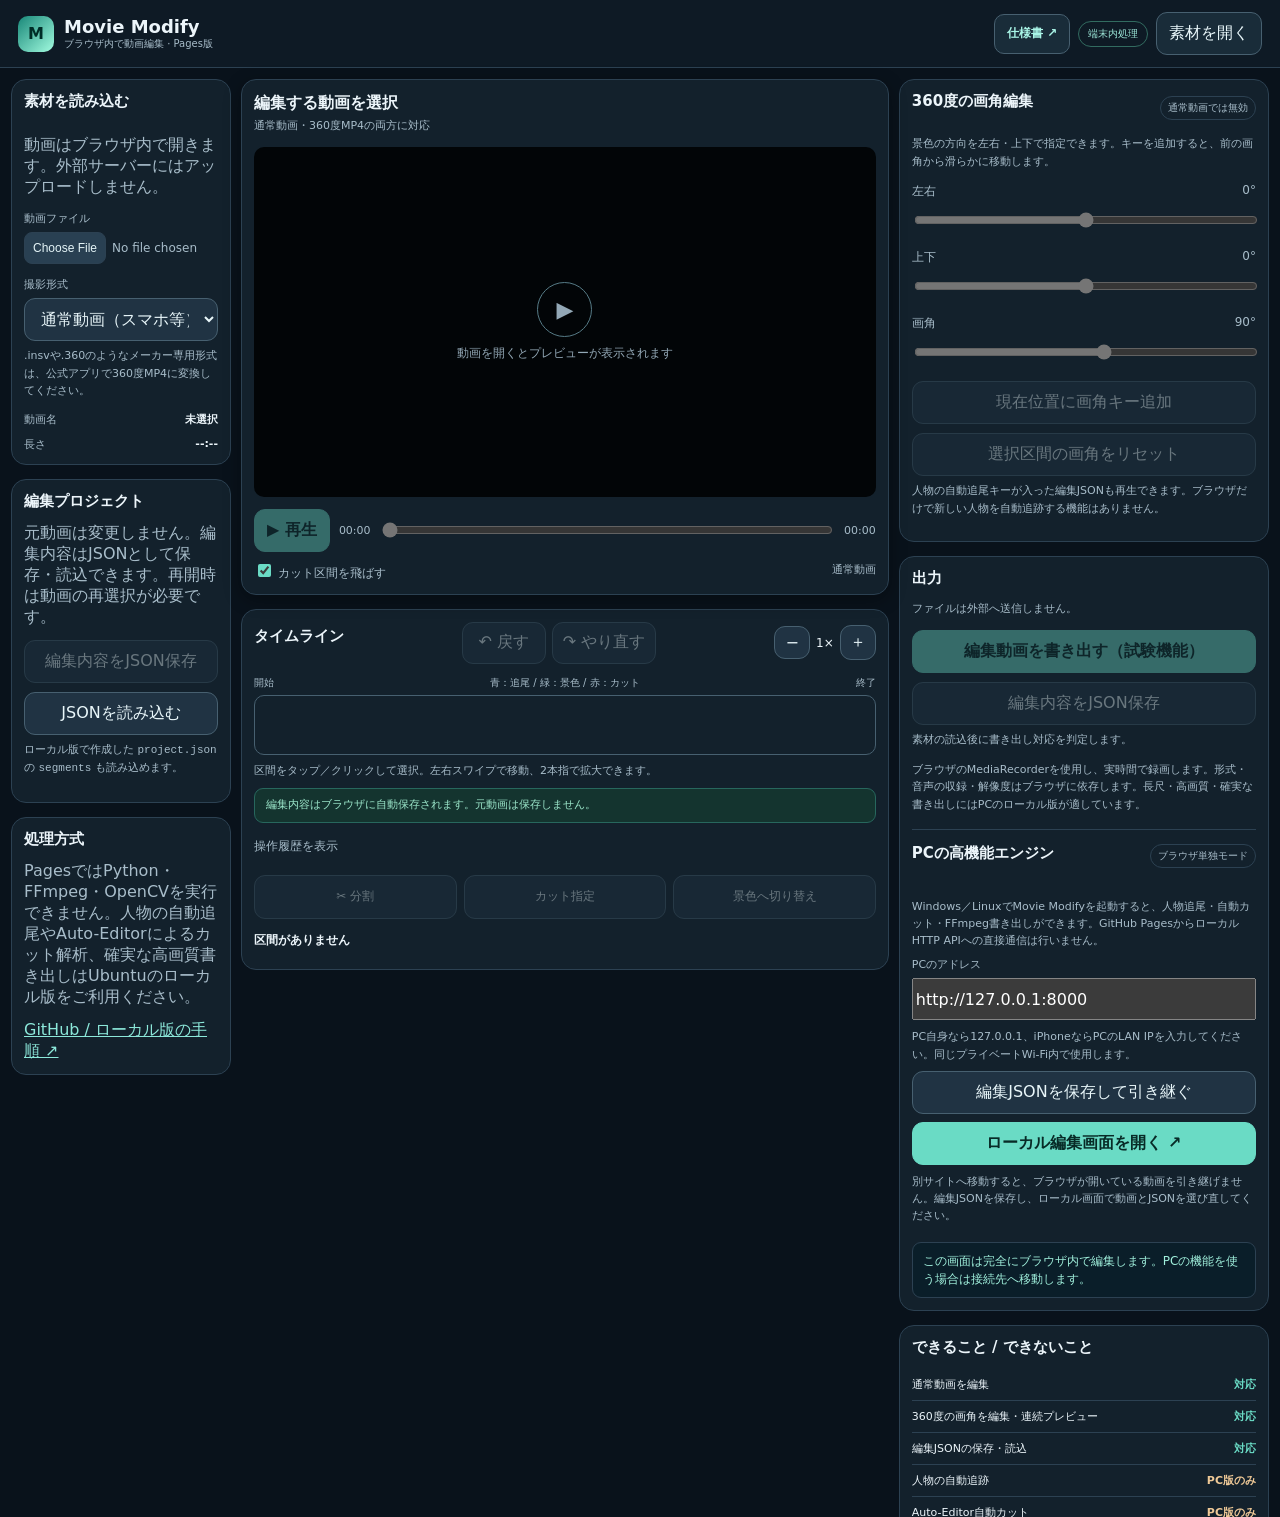
<file: index.html>
<!doctype html><html lang="ja"><head><meta charset="utf-8"><meta name="viewport" content="width=device-width,initial-scale=1"><meta http-equiv="refresh" content="0;url=./docs/"><title>Movie Modify</title></head><body><a href="./docs/">動画編集アプリを開く</a></body></html>
</file>
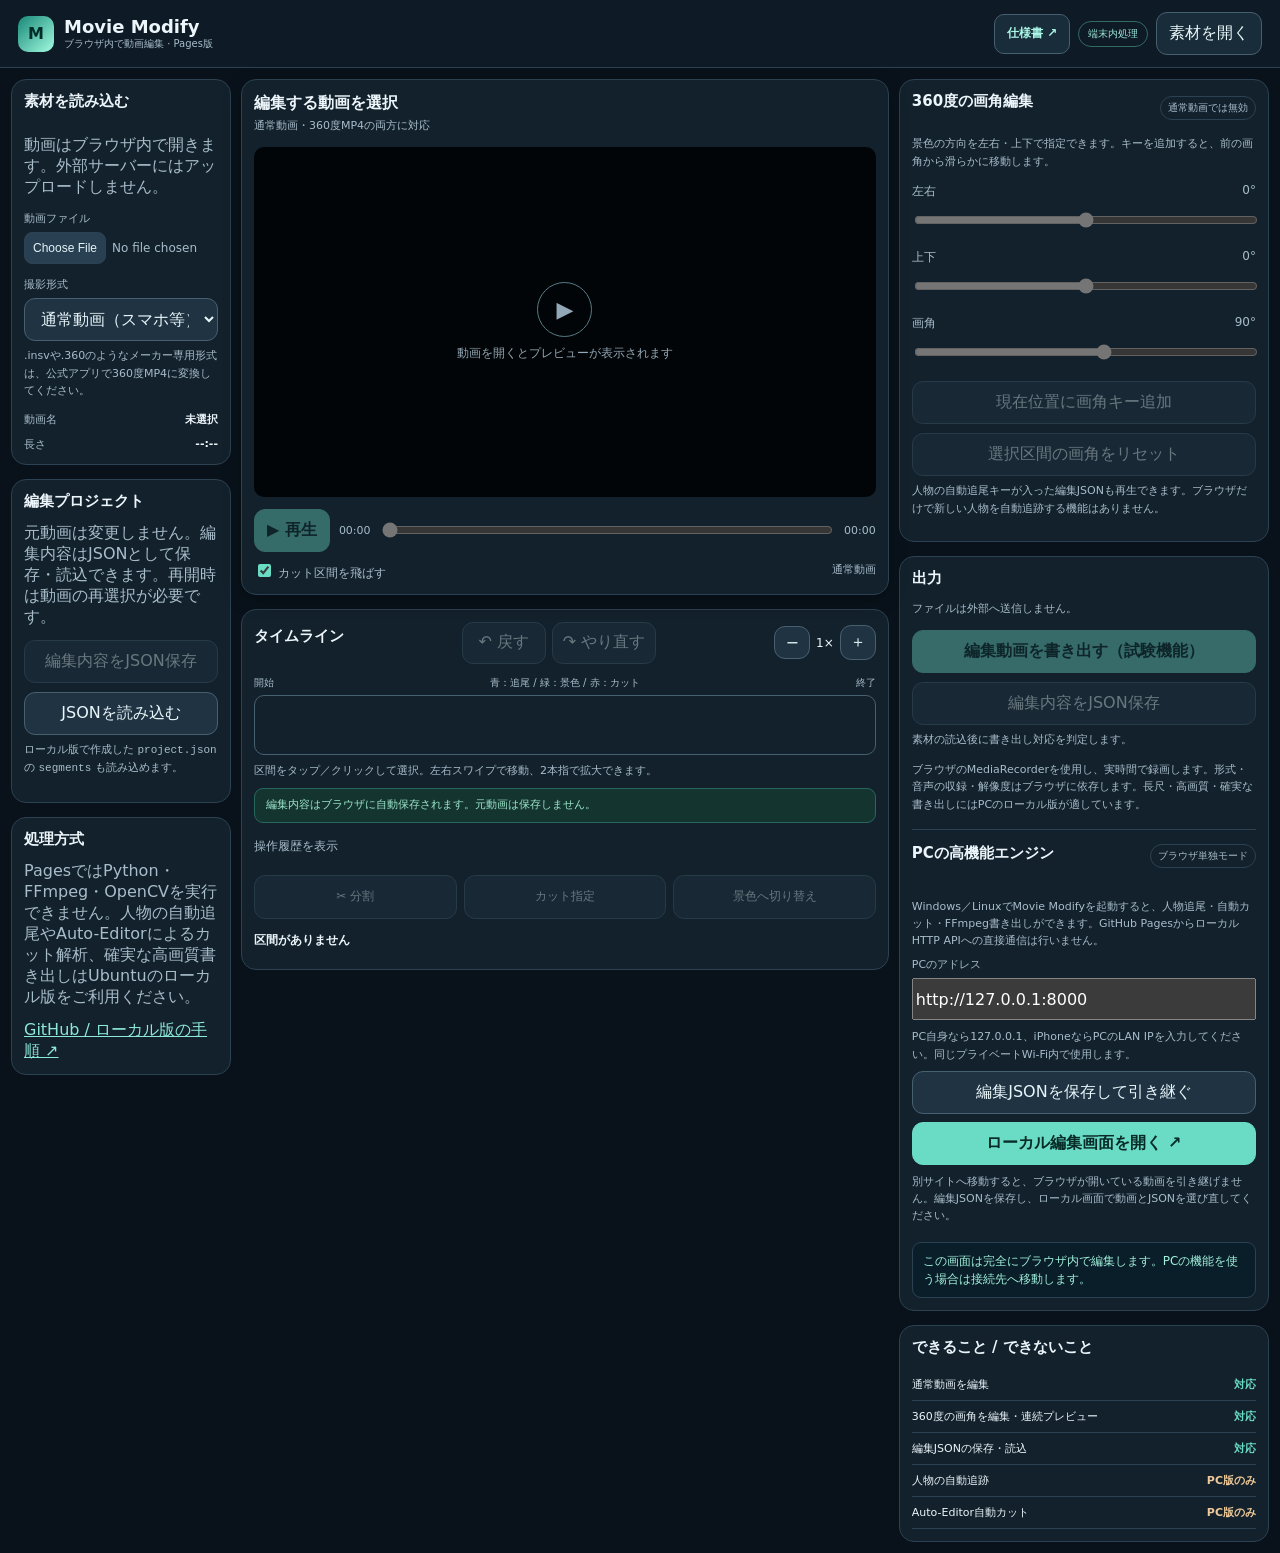
<file: docs/index.html>
<!doctype html>
<html lang="ja">
<head>
  <meta charset="utf-8">
  <meta name="viewport" content="width=device-width,initial-scale=1,viewport-fit=cover">
  <meta name="color-scheme" content="dark">
  <title>Movie Modify — ブラウザ編集</title>
  <meta name="description" content="動画を外部へ送信せず、スマホとPCで編集できるMovie Modify Pages版。">
  <link rel="stylesheet" href="./pages.css">
</head>
<body>
<header class="topbar">
  <div class="brand"><div class="mark">M</div><div><strong>Movie Modify</strong><small>ブラウザ内で動画編集 · Pages版</small></div></div>
  <div class="top-actions"><a class="spec-link" href="https://github.com/kameusagiyahoo/movie_modify/blob/main/docs/SPECIFICATION.md" target="_blank" rel="noopener noreferrer" aria-label="統合仕様書を開く">仕様書 ↗</a><span class="local-pill">端末内処理</span><button id="openFile" class="subtle">素材を開く</button></div>
</header>
<div class="app-layout">
  <aside class="sidebar" id="sidebar">
    <section class="panel">
      <div class="panel-heading"><h2>素材を読み込む</h2><button id="closeLibrary" class="subtle mobile-library">閉じる</button></div>
      <p class="muted">動画はブラウザ内で開きます。外部サーバーにはアップロードしません。</p>
      <label class="input-label" for="fileInput">動画ファイル</label>
      <input id="fileInput" type="file" accept="video/*,.mp4,.mov,.m4v,.webm,.mkv">
      <label class="input-label" for="projection">撮影形式</label>
      <select id="projection"><option value="flat">通常動画（スマホ等）</option><option value="equirect">360度動画（2:1 MP4）</option></select>
      <p class="small muted">.insvや.360のようなメーカー専用形式は、公式アプリで360度MP4に変換してください。</p>
      <div class="info-grid"><div><span>動画名</span><strong id="fileName">未選択</strong></div><div><span>長さ</span><strong id="durationText">--:--</strong></div></div>
    </section>
    <section class="panel">
      <h2>編集プロジェクト</h2>
      <p class="muted">元動画は変更しません。編集内容はJSONとして保存・読込できます。再開時は動画の再選択が必要です。</p>
      <div class="stack-actions"><button id="saveJson" disabled>編集内容をJSON保存</button><label class="file-button" for="projectInput">JSONを読み込む<input id="projectInput" type="file" accept=".json,application/json"></label></div>
      <p class="small muted">ローカル版で作成した <code>project.json</code> の <code>segments</code> も読み込めます。</p>
    </section>
    <section class="panel desktop-info">
      <h2>処理方式</h2>
      <p class="muted">PagesではPython・FFmpeg・OpenCVを実行できません。人物の自動追尾やAuto-Editorによるカット解析、確実な高画質書き出しはUbuntuのローカル版をご利用ください。</p>
      <a href="https://github.com/kameusagiyahoo/movie_modify" rel="noopener noreferrer" target="_blank">GitHub / ローカル版の手順 ↗</a>
    </section>
  </aside>
  <main class="workspace">
    <section class="viewer panel">
      <div class="viewer-heading"><div><h1 id="projectTitle">編集する動画を選択</h1><p id="videoInfo" class="small muted">通常動画・360度MP4の両方に対応</p></div><button class="subtle mobile-library" id="toggleLibrary">素材 / JSON</button></div>
      <div class="player-surface" id="playerSurface">
        <div class="empty-state" id="emptyState"><div class="play-circle">▶</div><p>動画を開くとプレビューが表示されます</p></div>
        <video id="sourceVideo" playsinline preload="metadata" crossorigin="anonymous"></video>
        <canvas id="previewCanvas" width="960" height="540"></canvas>
      </div>
      <div class="playback">
        <button id="playPause" class="primary" disabled>▶ 再生</button>
        <span id="currentTime" class="clock">00:00</span><input id="seek" type="range" value="0" step="0.05" min="0" max="1" disabled aria-label="再生位置">
        <span id="totalTime" class="clock">00:00</span>
      </div>
      <div class="playback-options"><label><input id="skipCuts" type="checkbox" checked> カット区間を飛ばす</label><span id="viewerMode" class="small muted">通常動画</span></div>
    </section>
    <nav class="mobile-tabs" aria-label="編集機能" id="mobileTabs"><button data-tab="timeline" class="active">タイムライン</button><button data-tab="camera">画角</button><button data-tab="output">保存・出力</button></nav>
    <section class="panel timeline-panel" data-panel="timeline">
      <div class="panel-heading"><h2>タイムライン</h2><div class="history-actions"><button id="editUndo" type="button" disabled aria-label="元に戻す">↶ 戻す</button><button id="editRedo" type="button" disabled aria-label="やり直す">↷ やり直す</button></div><div class="zoom"><button id="zoomOut" aria-label="縮小">−</button><span id="zoomText">1×</span><button id="zoomIn" aria-label="拡大">＋</button></div></div>
      <div class="ruler"><span>開始</span><span>青：追尾 / 緑：景色 / 赤：カット</span><span>終了</span></div>
      <div class="timeline-viewport" id="timelineViewport"><div class="timeline" id="timeline"></div></div>
      <div class="muted small timeline-note">区間をタップ／クリックして選択。左右スワイプで移動、2本指で拡大できます。</div><div class="edit-safety" id="editSafety" role="status" aria-live="polite">編集内容はブラウザに自動保存されます。元動画は保存しません。</div><details class="edit-history-details"><summary>操作履歴を表示</summary><div id="editHistoryList" class="edit-history-list"></div></details>
      <div class="edit-actions"><button id="split" disabled>✂ 分割</button><button id="toggleKeep" disabled>カット指定</button><button id="scenery" disabled>景色へ切り替え</button></div>
      <div class="segment-meta"><strong id="selectionInfo">区間がありません</strong><span id="summaryInfo" class="small muted"></span></div>
      <div id="segmentList" class="segment-list"></div>
    </section>
  </main>
  <aside class="inspector">
    <section class="panel camera-panel" data-panel="camera">
      <div class="panel-heading"><h2>360度の画角編集</h2><span class="chip" id="angleChip">通常動画では無効</span></div>
      <p class="small muted">景色の方向を左右・上下で指定できます。キーを追加すると、前の画角から滑らかに移動します。</p>
      <div class="field"><label for="yaw">左右 <output id="yawLabel">0°</output></label><input id="yaw" type="range" min="-180" max="180" step="1" value="0" disabled></div>
      <div class="field"><label for="pitch">上下 <output id="pitchLabel">0°</output></label><input id="pitch" type="range" min="-85" max="85" step="1" value="0" disabled></div>
      <div class="field"><label for="fov">画角 <output id="fovLabel">90°</output></label><input id="fov" type="range" min="40" max="130" step="1" value="90" disabled></div>
      <div class="stack-actions"><button id="setKey" disabled>現在位置に画角キー追加</button><button id="resetView" disabled>選択区間の画角をリセット</button></div>
      <p class="small muted">人物の自動追尾キーが入った編集JSONも再生できます。ブラウザだけで新しい人物を自動追跡する機能はありません。</p>
    </section>
    <section class="panel output-panel" data-panel="output">
      <h2>出力</h2><p class="small muted">ファイルは外部へ送信しません。</p>
      <div class="stack-actions"><button id="exportVideo" class="primary" disabled>編集動画を書き出す（試験機能）</button><button id="saveJsonBottom" disabled>編集内容をJSON保存</button></div>
      <p id="exportSupport" class="small muted">ブラウザの動画録画対応を確認中です。</p>
      <p class="small muted">ブラウザのMediaRecorderを使用し、実時間で録画します。形式・音声の収録・解像度はブラウザに依存します。長尺・高画質・確実な書き出しにはPCのローカル版が適しています。</p>
      <a id="downloadVideo" class="download hidden" download>完成動画を保存</a>
      <section id="bridgePanel" class="bridge-panel" aria-labelledby="bridgeHeading">
        <div class="panel-heading"><h2 id="bridgeHeading">PCの高機能エンジン</h2>
        <span class="chip" id="bridgeBadge">接続モードを判定中</span></div>
        <div id="bridgePages">
          <p class="small muted">Windows／LinuxでMovie Modifyを起動すると、人物追尾・自動カット・FFmpeg書き出しができます。GitHub PagesからローカルHTTP APIへの直接通信は行いません。</p>
          <label class="input-label" for="bridgeAddress">PCのアドレス</label>
          <input id="bridgeAddress" type="text" value="http://127.0.0.1:8000" placeholder="例 http://192.168.1.10:8000" autocomplete="off">
          <p class="small muted">PC自身なら127.0.0.1、iPhoneならPCのLAN IPを入力してください。同じプライベートWi-Fi内で使用します。</p>
          <div class="stack-actions">
            <button id="bridgeSaveFirst" type="button">編集JSONを保存して引き継ぐ</button>
            <button id="bridgeOpen" class="primary" type="button">ローカル編集画面を開く ↗</button>
          </div>
          <p class="small muted">別サイトへ移動すると、ブラウザが開いている動画を引き継げません。編集JSONを保存し、ローカル画面で動画とJSONを選び直してください。</p>
        </div>
        <div id="bridgeNative" hidden>
          <p class="small muted">この画面はPCのローカルサーバーから配信されています。明示的に同期した元動画と編集JSONを、PC側で処理できます。</p>
          <div class="stack-actions">
            <button id="bridgeSync" type="button">動画と編集をPCに同期</button><progress id="bridgeProgress" max="100" value="0" hidden aria-label="動画の転送進捗"></progress><button id="bridgePause" type="button" hidden>転送を一時停止</button>
            <label class="input-label" for="bridgeSize">FFmpeg書き出し解像度</label>
            <select id="bridgeSize"><option value="720p">720p（軽量）</option><option value="1080p">1080p（高画質）</option></select>
            <button id="bridgeExport" class="primary" type="button">PCで高画質MP4を生成</button>
            <a id="bridgeDownload" class="download" href="#" hidden>完成したMP4をダウンロード</a>
            <button id="bridgeOpenEditor" type="button">人物追尾・自動カットの詳細編集 ↗</button>
            <button id="bridgePull" type="button">PC側の編集結果をこの画面に取得</button><button id="bridgeServerHistory" type="button">PC保存履歴を表示</button><div id="bridgeServerHistoryList" class="edit-history-list" aria-label="PC側の編集履歴"></div>
          </div>
          <div id="bridgeLogin" hidden>
            <label class="input-label" for="bridgePassword">PCサーバーのアクセス用パスフレーズ</label>
            <input type="password" id="bridgePassword" autocomplete="current-password">
            <button type="button" id="bridgeLoginButton">接続を認証</button>
          </div>
          <p class="small muted">同期すると動画が現在のPCにコピーされます。Wi-FiでHTTPを使う場合、通信は暗号化されません。機密性が必要ならHTTPSや信頼できるVPNを使用してください。</p>
        </div>
        <p id="bridgeStatus" class="bridge-status" role="status" aria-live="polite"></p>
      </section>
    </section>
    <section class="panel">
      <h2>できること / できないこと</h2>
      <div class="feature-row"><span>通常動画を編集</span><b>対応</b></div><div class="feature-row"><span>360度の画角を編集・連続プレビュー</span><b>対応</b></div><div class="feature-row"><span>編集JSONの保存・読込</span><b>対応</b></div><div class="feature-row"><span>人物の自動追跡</span><b class="limited">PC版のみ</b></div><div class="feature-row"><span>Auto-Editor自動カット</span><b class="limited">PC版のみ</b></div>
    </section>
  </aside>
</div>
<footer class="mobile-actions" id="mobileActions"><button data-action="split">分割</button><button data-action="cut">残す／カット</button><button data-action="scenery">景色</button><button data-action="save" class="primary">JSON保存</button></footer>
<div id="status" class="status hidden" role="status"></div>
<script src="./live_preview.js"></script>
<script src="./edit_history.js" defer></script>
<script src="./pages.js" defer></script>
<script src="./bridge_client.js" defer></script>
</body>
</html>
</file>
<file: docs/pages.css>
:root{color-scheme:dark;font-family:system-ui,-apple-system,"Hiragino Kaku Gothic ProN",Meiryo,sans-serif;background:#09121b;color:#ecf5fa;--panel:#13212c;--edge:#2c4152;--muted:#a8bdca;--mint:#6adbc5;--blue:#3978ac;--green:#268879;--red:#884d56}
*{box-sizing:border-box}body{margin:0;min-height:100vh}button,input,select{font:inherit}button,select,.file-button{background:#203343;color:#e9f7fa;border:1px solid #476070;border-radius:11px;padding:10px 12px;cursor:pointer}button:hover,.file-button:hover{border-color:var(--mint)}button:disabled{opacity:.4;cursor:default}button.primary{background:var(--mint);color:#082b27;border-color:var(--mint);font-weight:750}button.subtle{background:#192c39}button:focus-visible,input:focus-visible,select:focus-visible{outline:2px solid var(--mint);outline-offset:2px}a{color:#8ce8da}code{font-family:ui-monospace,monospace}h1,h2,p{margin:0}h1{font-size:16px;line-height:1.4}h2{font-size:15px;margin-bottom:12px}.muted{color:var(--muted)}.small{font-size:11px;line-height:1.6}.topbar{display:flex;justify-content:space-between;gap:12px;align-items:center;padding:12px 18px;border-bottom:1px solid var(--edge);background:#0e1a25}.brand{display:flex;align-items:center;gap:10px}.brand strong{display:block;font-size:18px}.brand small{display:block;font-size:10px;color:var(--muted)}.mark{display:grid;place-items:center;background:linear-gradient(135deg,#188778,#a2fce0);border-radius:10px;width:36px;height:36px;color:#002d27;font-weight:900}.top-actions{display:flex;gap:8px;align-items:center}.local-pill{font-size:10px;color:#9be5d7;border:1px solid #326b60;padding:5px 9px;border-radius:20px}.app-layout{max-width:1800px;margin:auto;display:grid;grid-template-columns:265px minmax(0,1.65fr) minmax(265px,.75fr);gap:14px;padding:15px}.sidebar,.workspace,.inspector{min-width:0;display:flex;flex-direction:column;gap:14px}.panel{min-width:0;border:1px solid var(--edge);background:var(--panel);border-radius:15px;padding:14px}.panel>p{margin:6px 0 12px}.input-label{display:block;font-size:11px;color:var(--muted);margin:13px 0 6px}input[type=file],select{width:100%;min-width:0}input[type=file]{font-size:12px;color:var(--muted)}input[type=file]::file-selector-button{padding:8px;background:#294052;color:#e4f4f7;border:1px solid var(--edge);border-radius:8px;margin-right:6px}.info-grid{display:grid;gap:10px;margin-top:12px}.info-grid div{display:flex;justify-content:space-between;gap:8px}.info-grid span{color:var(--muted);font-size:11px}.info-grid strong{font-size:11px;overflow-wrap:anywhere;text-align:right}.stack-actions{display:grid;gap:9px}.stack-actions button,.stack-actions label{width:100%;text-align:center}.file-button{display:block;position:relative}.file-button input{position:absolute;opacity:0;width:1px;height:1px;pointer-events:none}.viewer-heading,.panel-heading{display:flex;justify-content:space-between;align-items:center;gap:8px;margin-bottom:12px}.viewer-heading p{margin-top:3px}.viewer-heading h1{overflow-wrap:anywhere}.viewer{position:sticky;top:12px;z-index:2;box-shadow:0 5px 18px #0005}.player-surface{aspect-ratio:16/9;background:#020507;position:relative;border-radius:10px;overflow:hidden;display:grid;place-items:center}#sourceVideo,#previewCanvas{position:absolute;inset:0;width:100%;height:100%;object-fit:contain}#sourceVideo{display:none}#previewCanvas{display:none}.player-surface.flat #sourceVideo{display:block}.player-surface.equirect #previewCanvas{display:block}.player-surface.equirect #sourceVideo{display:block;opacity:0;width:1px;height:1px;pointer-events:none}.empty-state{text-align:center;color:#93a8b6;padding:20px;font-size:12px}.play-circle{display:grid;place-items:center;border:1px solid #567b86;border-radius:50%;width:55px;height:55px;margin:0 auto 8px;font-size:22px}.playback{display:flex;gap:9px;align-items:center;margin-top:12px}.playback input[type=range]{flex:1;min-width:0}.clock{font-size:11px;color:var(--muted);white-space:nowrap;font-variant-numeric:tabular-nums}.playback-options{display:flex;justify-content:space-between;gap:8px;margin-top:9px;font-size:12px;color:var(--muted)}.playback-options input{accent-color:var(--mint)}.zoom{display:flex;align-items:center;gap:6px}.zoom button{padding:6px 9px;min-width:36px}.zoom span{font-size:12px;font-variant-numeric:tabular-nums}.ruler{display:flex;justify-content:space-between;color:var(--muted);font-size:10px;margin:12px 0 5px}.timeline-viewport{overflow-x:auto;overflow-y:hidden;overscroll-behavior-x:contain;border:1px solid #476070;border-radius:10px;scrollbar-width:thin;touch-action:pan-x}.timeline{height:58px;min-width:100%;display:flex;position:relative}.clip{position:relative;border:0;border-right:1px solid #0a1721;border-radius:0;min-height:58px;display:grid;place-items:center;white-space:nowrap;font-size:10px;padding:0;min-width:1px;flex:none;background:var(--green);color:#fff;overflow:hidden}.clip.follow{background:var(--blue)}.clip.cut{background:var(--red)}.clip.selected{outline:3px solid #e6f7f4;outline-offset:-3px}.clip span{pointer-events:none}.playhead{position:absolute;height:100%;width:2px;background:#fff;top:0;left:0;pointer-events:none;z-index:3;box-shadow:0 0 1px #000}.playhead:before{content:"";position:absolute;top:0;left:-4px;width:10px;height:10px;background:#fff;border-radius:2px}.timeline-note{margin-top:7px}.edit-actions{display:grid;grid-template-columns:repeat(3,minmax(0,1fr));gap:7px;margin:13px 0}.edit-actions button{min-height:44px;padding:9px 3px;font-size:12px}.segment-meta{display:flex;justify-content:space-between;align-items:center;gap:8px;margin-bottom:8px}.segment-meta strong{font-size:12px}.segment-list{display:grid;gap:5px;max-height:250px;overflow:auto}.segment-item{display:grid;grid-template-columns:26px 1fr auto;align-items:center;gap:6px;font-size:12px;text-align:left;min-height:42px;padding:8px}.segment-item.selected{border-color:var(--mint)}.segment-item small{color:var(--muted)}.camera-panel .field{display:grid;gap:4px;margin:13px 0}.field label{display:flex;justify-content:space-between;color:var(--muted);font-size:12px}.field input{width:100%;accent-color:var(--mint);min-height:28px}.chip{border:1px solid var(--edge);padding:4px 7px;border-radius:20px;font-size:10px;color:var(--muted)}.download{display:block;padding:12px;text-align:center;border-radius:9px;background:#214d44;margin-top:12px}.feature-row{display:flex;justify-content:space-between;gap:10px;font-size:11px;padding:8px 0;border-bottom:1px solid var(--edge)}.feature-row b{color:var(--mint);white-space:nowrap}.feature-row .limited{color:#efc997}.hidden{display:none!important}.status{position:fixed;z-index:50;left:50%;bottom:28px;transform:translateX(-50%);max-width:calc(100vw - 30px);background:#17413a;color:#fff;border:1px solid var(--mint);padding:12px 16px;border-radius:12px;font-size:12px;box-shadow:0 7px 25px #000a}.mobile-tabs,.mobile-actions,.mobile-library{display:none}.viewer #projectTitle{max-width:55ch}
@media(max-width:1300px){.app-layout{grid-template-columns:220px minmax(0,1.4fr) minmax(245px,.8fr);gap:10px;padding:11px}.panel{padding:12px}}
@media(max-width:1000px){.app-layout{grid-template-columns:220px 1fr}.inspector{grid-column:2;display:grid;grid-template-columns:1fr 1fr}.viewer{position:relative;top:auto}}
@media(max-width:730px){.topbar{padding:8px 10px}.brand strong{font-size:16px}.brand small{font-size:9px}.mark{width:31px;height:31px}.local-pill{display:none}.top-actions button{padding:8px;font-size:11px}.app-layout{display:flex;flex-direction:column;padding:9px 9px calc(92px + env(safe-area-inset-bottom));gap:7px}.sidebar{display:none}body.library-open .sidebar{display:flex;position:fixed;z-index:40;top:0;bottom:0;right:0;left:0;background:#09121b;padding:16px 12px;overflow:auto}.workspace,.inspector{display:contents}.panel{padding:12px;border-radius:12px}.viewer{order:1;position:sticky;top:0;z-index:18;padding:8px;background:#0d1d29;box-shadow:0 5px 20px #0008}.viewer-heading{margin-bottom:7px}.viewer-heading h1{font-size:13px}.viewer-heading p{font-size:10px}.viewer .player-surface{max-height:37vh}.viewer .playback{margin-top:7px}.viewer .playback button{min-width:70px;padding:9px 5px}.mobile-library{display:block;font-size:11px;white-space:nowrap}.mobile-tabs{display:grid;order:2;grid-template-columns:repeat(3,1fr);gap:5px}.mobile-tabs button{min-height:43px;padding:8px 3px;font-size:12px}.mobile-tabs .active{background:var(--mint);color:#092824;font-weight:750}.timeline-panel{order:3}.camera-panel{order:4}.output-panel{order:5}.inspector>.panel:last-child{display:none}body[data-tab="timeline"] .camera-panel,body[data-tab="timeline"] .output-panel,body[data-tab="camera"] .timeline-panel,body[data-tab="camera"] .output-panel,body[data-tab="output"] .timeline-panel,body[data-tab="output"] .camera-panel{display:none}.timeline{height:64px}.clip{min-height:64px}.segment-list{max-height:240px}.edit-actions{display:none}.mobile-actions{position:fixed;z-index:30;left:0;right:0;bottom:0;display:grid;grid-template-columns:repeat(4,1fr);gap:5px;padding:8px max(9px,env(safe-area-inset-right)) calc(8px + env(safe-area-inset-bottom)) max(9px,env(safe-area-inset-left));background:#0f202be8;backdrop-filter:blur(12px);border-top:1px solid var(--edge)}.mobile-actions button{padding:7px 3px;min-height:44px;font-size:11px}.status{bottom:calc(84px + env(safe-area-inset-bottom))}}
@media(max-width:390px){.playback{gap:5px}.clock{font-size:10px}.viewer-heading p{display:none}}

/* Optional native-bridge controls, visible inside the Output tab on mobile. */
.bridge-panel{margin-top:16px;padding-top:14px;border-top:1px solid var(--edge);display:grid;gap:10px}
.bridge-panel [hidden]{display:none!important}
.bridge-panel .panel-heading{align-items:flex-start;gap:8px;flex-wrap:wrap}
.bridge-panel h2{margin:0}
.bridge-panel .stack-actions{display:grid;gap:8px;margin:8px 0}
.bridge-panel input,.bridge-panel select{width:100%;min-height:42px;min-width:0}
.bridge-panel button{min-height:42px;width:100%}
.bridge-panel .small{margin:8px 0;line-height:1.55}
.bridge-panel .input-label{display:block;margin-top:8px}
.bridge-status{padding:9px 10px;border:1px solid var(--edge);background:#0a1e29;
  border-radius:9px;font-size:12px;line-height:1.5;color:#a0f0dc;overflow-wrap:anywhere}
.bridge-status.error{color:#ffb7b4;border-color:#96555b}
#bridgeDownload{display:block;border-radius:10px;padding:10px;background:#25534b}


/* Keep the canonical spec reachable in desktop and iPhone editor headers. */
.spec-link{display:inline-flex;align-items:center;justify-content:center;
  border:1px solid #476070;background:#192c39;border-radius:10px;
  text-decoration:none;color:#a9f5e7;font-size:12px;font-weight:650;
  min-height:40px;white-space:nowrap;padding:8px 12px}
.spec-link:focus-visible{outline:2px solid var(--mint);outline-offset:2px}
@media(max-width:520px){
 .top-actions{gap:5px}
 .top-actions .local-pill{display:none}
 .spec-link{padding:8px;font-size:11px;min-height:40px}
}

/* R-02: prominent, thumb-sized undo/redo and draft-state feedback. */
.history-actions{display:flex;gap:6px;align-items:center;flex-wrap:wrap}
.history-actions button{min-width:84px;min-height:42px;padding:8px 10px}
.edit-safety{font-size:11px;line-height:1.5;color:#9ce7cb;margin:9px 0;
  padding:8px 11px;background:#14342f;border:1px solid #27675d;border-radius:9px}
.edit-safety.error{color:#ffbab8;border-color:#97545b;background:#40272c}
@media(max-width:730px){
 .timeline-panel .panel-heading{flex-wrap:wrap;gap:8px}
 .history-actions{order:3;width:100%}
 .history-actions button{flex:1}
}


.edit-history-details{margin:5px 0 12px;font-size:12px;color:var(--muted)}
.edit-history-details summary{cursor:pointer;min-height:30px;display:flex;align-items:center}
.edit-history-list{display:grid;grid-template-columns:repeat(auto-fit,minmax(110px,1fr));gap:5px;margin:6px 0}
.edit-history-list button{font-size:11px;min-height:38px;padding:6px 8px;text-align:left}
.edit-history-list button.current{border-color:var(--mint);color:#b7f7df}


/* R-04: transparent, accessible progress for local-only chunked media transfer. */
#bridgeProgress{width:100%;height:17px;accent-color:var(--mint);border-radius:9px}
#bridgePause{border-color:#d9a873;color:#ffdcae}
</file>
